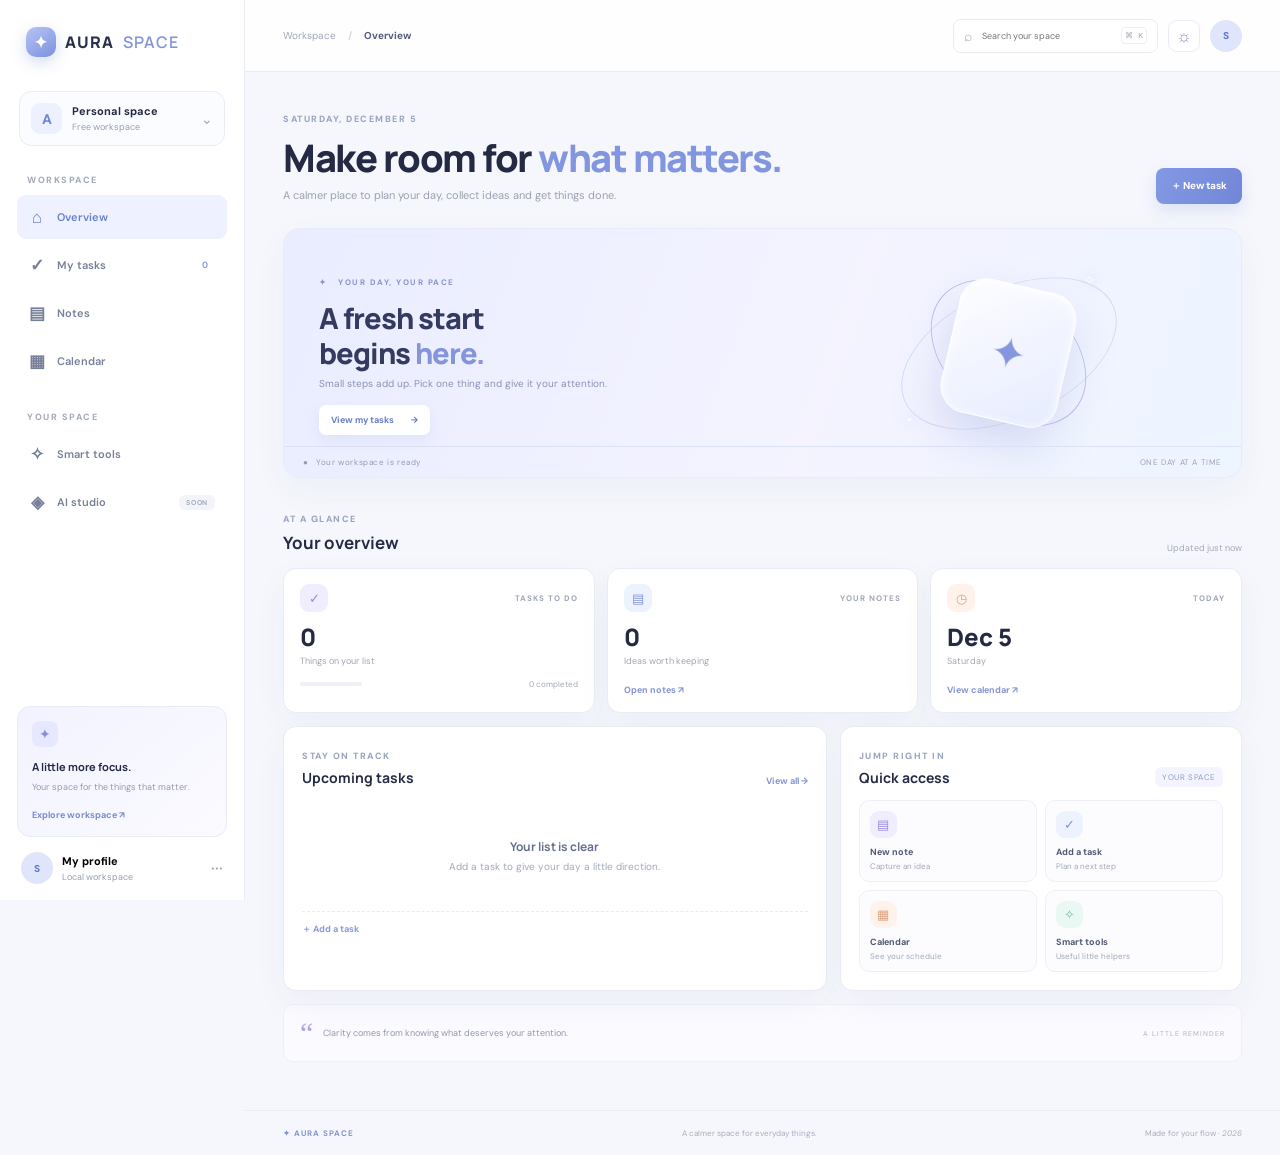
<file: index.html>
<!doctype html>
<html lang="en">
<head>
  <meta charset="utf-8">
  <meta name="viewport" content="width=device-width, initial-scale=1">
  <meta name="theme-color" content="#09090f">
  <meta name="description" content="TOOLNEX — useful PDF, image and text tools in one place.">
  <title>TOOLNEX — One Platform. Hundreds of Tools.</title>
  <meta http-equiv="refresh" content="0; url=/frontend/">
  <script>window.location.replace("/frontend/");</script>
</head>
<body style="margin:0;background:#09090f;color:#f5f4fb;font:16px system-ui;display:grid;min-height:100vh;place-items:center">
  <p>Opening TOOLNEX… <a href="/frontend/" style="color:#c4b5fd">Tap here if you are not redirected.</a></p>
</body>
</html>
</file>
<file: frontend/style.css>
:root{--bg:#f5f7fc;--card:#fff;--ink:#242a43;--muted:#969db1;--line:#e9ecf4;--blue:#7e92df;--shadow:0 12px 35px #35446d0b;--side:245px}*{box-sizing:border-box}body{margin:0;background:var(--bg);color:var(--ink);font:14px "DM Sans",sans-serif}button,input,textarea{font:inherit}button{cursor:pointer}.shell{min-height:100vh}.sidebar{position:fixed;inset:0 auto 0 0;width:var(--side);padding:27px 17px 16px;background:#ffffffed;border-right:1px solid var(--line);display:flex;flex-direction:column;z-index:10;backdrop-filter:blur(15px)}.brand{text-decoration:none;color:#29304b;font:800 16px Manrope;letter-spacing:1px;display:flex;align-items:center;gap:9px;padding:0 9px}.brand i{font-style:normal;color:#8294d9;font-weight:600}.brandmark{display:grid;place-items:center;width:30px;height:30px;border-radius:10px;background:linear-gradient(145deg,#b6c4f4,#7c91df);color:white;box-shadow:0 5px 15px #8295df55}.workspace{margin:34px 2px 28px;padding:11px;border:1px solid var(--line);border-radius:12px;display:flex;align-items:center;gap:10px;background:#fbfcff}.workmark{width:31px;height:31px;border-radius:9px;background:#edf0ff;color:#7287d4;display:grid;place-items:center;font-weight:800}.workspace b,.profile b{display:block;font-size:11px}.workspace small,.profile small{display:block;color:var(--muted);font-size:9px;margin-top:3px}.chev{margin-left:auto;color:#a1a8b9}.navlabel{padding:0 10px 9px;font-size:9px;letter-spacing:1.5px;color:#a5aabd;font-weight:800}.navlabel.second{margin-top:28px}.sidebar nav{display:grid;gap:4px}.nav{border:0;background:none;text-align:left;border-radius:9px;padding:11px 12px;color:#778098;font-size:11px;font-weight:600;display:flex;align-items:center;gap:12px}.nav>span{font-size:17px;width:16px;text-align:center}.nav:hover,.nav.active{background:#eef1ff;color:#687fce}.nav em{font-style:normal;margin-left:auto;font-size:9px;background:white;padding:3px 7px;border-radius:6px;color:#8292d3}.nav .soon{font-size:7px;letter-spacing:.7px;color:#9ca4b8;background:#f2f4f9}.side-bottom{margin-top:auto}.side-card{padding:14px;border:1px solid #e9eafa;border-radius:13px;background:linear-gradient(140deg,#f2f3ff,#fbfaff)}.side-card>span{display:grid;place-items:center;width:26px;height:26px;border-radius:8px;background:#e5e8ff;color:#8990d4;margin-bottom:10px}.side-card b{font:700 11px Manrope}.side-card p{font-size:9px;color:#969bb0;line-height:1.5;margin:6px 0 10px}.side-card button{border:0;background:none;color:#788bd1;font-size:9px;font-weight:700;padding:0}.profile{display:flex;align-items:center;gap:9px;width:100%;padding:15px 4px 0;border:0;background:none;text-align:left}.avatar{width:30px;height:30px;border-radius:50%;display:grid;place-items:center;background:#dfe5fb;color:#6177c7;font-weight:800}.profile i{margin-left:auto;font-size:19px;color:#a0a6b7;font-style:normal}.main{margin-left:var(--side);min-height:100vh;display:flex;flex-direction:column}.topbar{height:72px;position:sticky;top:0;z-index:8;background:#ffffffd9;backdrop-filter:blur(15px);border-bottom:1px solid var(--line);display:flex;align-items:center;justify-content:space-between;padding:0 38px}.crumb{font-size:10px;color:#a1a7b8}.crumb b{padding:0 9px;color:#d1d5df}.crumb strong{color:#535c79}.topright{display:flex;align-items:center;gap:10px}.search{height:34px;width:205px;display:flex;align-items:center;gap:8px;padding:0 10px;border:1px solid var(--line);border-radius:8px;background:white;color:#a2a9ba}.search input{width:100%;min-width:0;border:0;outline:0;font-size:9px}.search kbd{font-size:8px;white-space:nowrap;border:1px solid #edf0f5;border-radius:4px;padding:3px}.theme,.avatar,.menu{width:32px;height:32px;border:1px solid var(--line);border-radius:9px;background:white;color:#8892ac}.theme{font-size:17px}.avatar{border:0;border-radius:50%;background:#dfe5fb;color:#6177c7;font-size:10px;font-weight:800}.menu{display:none}.content{width:min(1200px,100%);margin:auto;padding:36px 38px 48px;flex:1}.view{display:none;animation:appear .25s ease}.view.active{display:block}@keyframes appear{from{opacity:0;transform:translateY(5px)}to{opacity:1;transform:none}}.welcome,.pagehead{display:flex;align-items:flex-end;justify-content:space-between;gap:15px;margin-bottom:24px}.eyebrow{font-size:9px;letter-spacing:1.5px;font-weight:800;color:#9ba4c1}.welcome h1,.pagehead h1{font:800 clamp(27px,3.4vw,38px)/1.2 Manrope;letter-spacing:-1.5px;margin:9px 0 6px}.welcome h1 span,.pagehead h1 span,.ai-panel h1 span{color:#8295df}.welcome p,.pagehead p{font-size:11px;color:#9ba1b3;margin:0;line-height:1.6}.primary{border:0;border-radius:8px;background:linear-gradient(110deg,#8499e4,#7186d7);color:white;padding:11px 15px;font-size:10px;font-weight:700;box-shadow:0 7px 16px #8295df35}.primary:hover{filter:brightness(1.04);transform:translateY(-1px)}.hero{height:250px;border:1px solid #e8ebfb;border-radius:17px;background:linear-gradient(110deg,#e9edff,#f4f3ff 57%,#edf5ff);position:relative;overflow:hidden;padding:30px 35px;display:flex;align-items:center;box-shadow:var(--shadow)}.hero-text{position:relative;z-index:2}.hero-text>small{font-size:8px;letter-spacing:1.5px;font-weight:800;color:#8997d1}.hero h2{font:800 29px/1.18 Manrope;letter-spacing:-1px;color:#343b60;margin:12px 0 7px}.hero h2 i{font-style:normal;color:#8495db}.hero p{font-size:10px;color:#8b94b3;margin:0 0 15px}.hero-btn{border:0;background:white;color:#687dc9;border-radius:7px;padding:9px 12px;font-size:9px;font-weight:700;box-shadow:0 5px 13px #697db21a}.hero-btn b{margin-left:15px}.hero-art{position:absolute;right:12%;top:50%;transform:translateY(-50%);width:235px;height:225px;display:grid;place-items:center}.orbit{position:absolute;border:1px solid #b5c1ed88;border-radius:50%;transform:rotate(-25deg) scaleY(.56)}.o1{width:230px;height:230px}.o2{width:175px;height:175px;transform:rotate(40deg) scaleY(.7);border-color:#c2b9ed}.glass-orb{width:119px;height:137px;border:1px solid white;border-radius:27px;background:linear-gradient(145deg,#ffffffd9,#dfe6ff99);box-shadow:inset 0 2px 8px white,0 20px 45px #8999d54a;display:grid;place-items:center;color:#8496dd;font-size:44px;transform:rotate(13deg);backdrop-filter:blur(12px)}.spark{position:absolute;color:white;text-shadow:0 0 13px #8999d5}.s1{right:30px;top:30px}.s2{left:16px;bottom:30px;font-size:25px}.hero-foot{position:absolute;bottom:0;left:0;right:0;border-top:1px solid #dce2f5;padding:10px 19px;display:flex;justify-content:space-between;color:#9aa3bf;font-size:8px;letter-spacing:.6px}.hero-foot span:first-child{color:#8e9cba}.section-head,.panelhead{display:flex;align-items:end;justify-content:space-between}.section-head{margin:30px 0 14px}.section-head h2{font:700 17px Manrope;margin:5px 0 0}.section-head>small{font-size:9px;color:#a5aabb}.stats{display:grid;grid-template-columns:repeat(3,1fr);gap:12px}.stat,.panel{background:var(--card);border:1px solid var(--line);border-radius:13px;box-shadow:var(--shadow)}.stat{padding:15px 16px;min-height:132px}.stat>div:first-child{display:flex;align-items:center;justify-content:space-between}.stat>div:first-child small{font-size:8px;letter-spacing:1px;color:#a3a9b9;font-weight:800}.stat-icon,.qicon,.toolicon{display:grid;place-items:center;border-radius:9px}.stat-icon{width:28px;height:28px;font-size:13px}.lilac{background:#f0edff;color:#978bd9}.blue{background:#edf2ff;color:#8295dc}.peach{background:#fff2eb;color:#dda17c}.mint{background:#eaf8f3;color:#78b59e}.stat strong{display:block;font:800 24px Manrope;margin-top:8px}.stat p{font-size:9px;color:#a0a6b6;margin:2px 0 12px}.stat-foot{display:flex;align-items:center;justify-content:space-between;font-size:8px;color:#a2a8b8}.progress{width:62px;height:4px;background:#eff1f7;border-radius:5px;overflow:hidden}.progress i{display:block;height:100%;width:0;background:#8d9ee0}.link{border:0;background:none;color:#8495d4;font-size:9px;font-weight:700;padding:0}.columns{display:grid;grid-template-columns:1.15fr .85fr;gap:13px;margin-top:13px}.panel{padding:18px}.panelhead{margin-bottom:13px}.panelhead h3,.daypanel h3{font:700 14px Manrope;margin:5px 0 0}.pill{font-size:8px;letter-spacing:.6px;background:#f3f4ff;color:#919bd0;border-radius:6px;padding:5px 7px}.tasklist{display:grid}.taskrow{display:flex;align-items:center;gap:9px;padding:10px 0;border-bottom:1px solid #f0f1f6}.taskrow:last-child{border-bottom:0}.check{width:16px;height:16px;border:1px solid #c9cee0;border-radius:5px;background:white;color:white;font-size:9px;padding:0;flex:none}.taskrow.done .check{background:#899bdd;border-color:#899bdd}.taskrow.done .taskname{text-decoration:line-through;color:#adb3c1}.taskname{flex:1;font-size:10px;color:#58617c;font-weight:600;overflow-wrap:anywhere}.due{font-size:8px;color:#a5aaba;white-space:nowrap}.remove{border:0;background:none;color:#bbc0cc;font-size:15px;padding:2px}.addline{width:100%;border:0;border-top:1px dashed #e9ebf2;background:none;color:#8999d7;text-align:left;padding:11px 0 0;font-size:9px;font-weight:700}.quick{display:grid;grid-template-columns:1fr 1fr;gap:8px}.quick button{border:1px solid #eff0f6;background:#fcfcff;border-radius:10px;padding:10px;text-align:left;transition:.2s}.quick button:hover{transform:translateY(-2px);border-color:#dce2fb}.qicon{width:27px;height:27px;margin-bottom:8px;font-size:13px}.quick b{display:block;font-size:9px;color:#505875}.quick small{display:block;font-size:8px;color:#a3a9b8;margin-top:3px}.quote{display:flex;align-items:center;gap:10px;margin-top:13px;padding:11px 16px;background:#fafaff;border:1px solid #efeff9;border-radius:10px}.quote b{font:30px Georgia;color:#aaa2e5}.quote span{font-size:9px;color:#9298ad;flex:1}.quote small{font-size:7px;letter-spacing:1px;color:#b0b3c1}.pagehead{align-items:center;margin-bottom:25px}.pagehead h1{font-size:33px}.toolbar{display:flex;justify-content:space-between;align-items:center;margin-bottom:13px;font-size:9px;color:#a1a8b9}.toolbar>div{display:flex;gap:6px}.filter,.actions button{border:1px solid var(--line);border-radius:7px;background:white;color:#9299ad;padding:8px 11px;font-size:9px}.filter.active,.actions button.selected{background:#edf0ff;color:#6f83d1;border-color:#e0e5ff}.empty{padding:38px 15px;text-align:center;color:#a3a9ba;font-size:10px}.empty b{display:block;font:700 12px Manrope;color:#66708e;margin-bottom:5px}.notesearch{display:flex;align-items:center;gap:8px;border:1px solid var(--line);background:white;border-radius:8px;padding:8px 11px;width:230px;color:#a4abc0}.notesearch input{border:0;outline:0;width:100%;font-size:9px}.notesgrid{display:grid;grid-template-columns:repeat(3,1fr);gap:12px}.notecard{min-height:145px;padding:15px;background:white;border:1px solid var(--line);border-radius:12px;box-shadow:var(--shadow);cursor:pointer;display:flex;flex-direction:column}.notecard h3{font:700 12px Manrope;margin:0 0 8px;color:#4e5671}.notecard p{font-size:9px;line-height:1.6;color:#969caf;margin:0;white-space:pre-wrap;overflow:hidden;display:-webkit-box;-webkit-line-clamp:4;-webkit-box-orient:vertical}.notecard small{margin-top:auto;padding-top:12px;color:#aab0be;font-size:8px}.calendar-layout{display:grid;grid-template-columns:1.1fr .9fr;gap:13px}.calendar{padding:20px}.calhead{display:flex;justify-content:space-between;align-items:center;margin-bottom:18px}.calhead h3{font:700 13px Manrope;margin:0}.calhead button{width:27px;height:27px;border:1px solid var(--line);border-radius:7px;background:white;color:#8995b7;font-size:16px}.calgrid{display:grid;grid-template-columns:repeat(7,1fr);gap:4px}.calcell{height:39px;display:grid;place-items:center;border-radius:8px;font-size:9px;color:#7c859f;position:relative}.calcell.head{height:25px;font-size:8px;color:#abb1c0;font-weight:800}.calcell.day{border:0;background:none;cursor:pointer}.calcell.day:hover{background:#f4f5ff}.calcell.today,.calcell.selected{background:#edf0ff;color:#6f83d1;font-weight:800}.calcell.selected{outline:1px solid #8497df}.calcell.has:after{content:"";position:absolute;bottom:4px;width:4px;height:4px;border-radius:50%;background:#9c91dc}.daypanel h3{margin:8px 0 15px}.toolgrid{display:grid;grid-template-columns:1fr 1fr;gap:13px}.mini{padding:19px}.toolicon{width:32px;height:32px;font:700 12px Manrope;margin-bottom:14px}.mini h3{font:700 15px Manrope;margin:6px 0}.mini p{font-size:9px;line-height:1.6;color:#9ba1b3;margin:0 0 12px}.mini textarea{width:100%;min-height:83px;resize:vertical;border:1px solid var(--line);border-radius:8px;padding:10px;font-size:9px;outline:0}.mini textarea:focus{border-color:#cbd4fa}.mini>small:not(.eyebrow){display:block;color:#8e99b5;font-size:8px;margin:8px 0}.actions{display:flex;gap:6px;flex-wrap:wrap;margin-top:9px}.actions button{padding:7px 9px;font-size:8px}.timer{text-align:center;font:800 43px Manrope;color:#7b8fdc;padding:10px}.timerstart{flex:1;background:#edf0ff!important;color:#6f83d1!important}.planned-list{display:grid;gap:10px;margin-top:15px}.planned-list span{font-size:9px;color:#7e879f;border-bottom:1px solid #f0f1f6;padding-bottom:8px}.planned-list i{float:right;color:#a8adbb;font-style:normal;font-size:8px}.ai-panel{max-width:600px;margin:45px auto;text-align:center;padding:45px 30px;background:linear-gradient(145deg,#fff,#f4f5ff)}.ai-orb{width:65px;height:65px;border-radius:22px;background:linear-gradient(145deg,#dfe5ff,#f0eaff);display:grid;place-items:center;margin:0 auto 20px;color:#8193dc;font-size:27px}.ai-panel h1{font:800 27px Manrope;margin:10px 0}.ai-panel p{max-width:400px;margin:0 auto 20px;color:#9299ad;font-size:10px;line-height:1.8}.secondary{border:1px solid var(--line);border-radius:8px;background:white;color:#7d88ac;padding:9px 12px;font-size:9px;font-weight:700}.main footer{padding:17px 38px;border-top:1px solid var(--line);display:flex;justify-content:space-between;color:#a8adbc;font-size:8px}.main footer b{color:#8493cf;letter-spacing:1px}.backdrop{position:fixed;inset:0;z-index:30;background:#29304c55;backdrop-filter:blur(5px);display:grid;place-items:center;padding:16px}.backdrop[hidden]{display:none}.modal{width:min(420px,100%);background:white;border-radius:16px;padding:22px;box-shadow:0 25px 80px #27315a33}.modalhead{display:flex;justify-content:space-between;margin-bottom:18px}.modalhead h2{font:800 19px Manrope;margin:5px 0}.modalhead>button{width:28px;height:28px;border:0;border-radius:7px;background:#f3f4f9;color:#858da4;font-size:18px}.modal form{display:grid;gap:13px}.modal form[hidden]{display:none}.modal label{display:grid;gap:6px;font-size:9px;color:#7f879e;font-weight:700}.modal input,.modal textarea{width:100%;border:1px solid var(--line);border-radius:8px;padding:10px;font-size:10px;outline:0}.modalactions{display:flex;justify-content:flex-end;gap:8px}.toast{position:fixed;bottom:20px;left:50%;transform:translate(-50%,12px);opacity:0;z-index:40;background:#303956;color:white;border-radius:8px;padding:10px 15px;font-size:9px;pointer-events:none;transition:.2s}.toast.show{opacity:1;transform:translate(-50%,0)}body.dark{--bg:#171b2a;--card:#242a3e;--ink:#edf0fb;--line:#373e56;--shadow:0 12px 35px #0002}body.dark .sidebar,body.dark .topbar{background:#20263a}body.dark .brand,body.dark .welcome h1,body.dark .pagehead h1,body.dark .stat strong,body.dark .panelhead h3,body.dark .section-head h2,body.dark .notecard h3,body.dark .daypanel h3{color:#edf0fb}body.dark .workspace,body.dark .search,body.dark .theme,body.dark .avatar,body.dark .stat,body.dark .panel,body.dark .notecard,body.dark .quick button,body.dark .modal,body.dark .filter,body.dark .actions button,body.dark .secondary{background:#252c42;color:#dce2f5}body.dark .hero{background:linear-gradient(110deg,#303858,#35334f)}body.dark .hero h2{color:#f0f1fb}body.dark .hero p,body.dark .welcome p,body.dark .pagehead p,body.dark .mini p,body.dark .notecard p{color:#aab1c8}body.dark .mini textarea,body.dark .modal input,body.dark .modal textarea{background:#1c2234;color:#edf0fb;border-color:#3b425a}body.dark .nav.active{background:#303956}body.dark .main footer{border-color:var(--line)}@media(max-width:1000px){:root{--side:220px}.content{padding-left:25px;padding-right:25px}.topbar{padding:0 25px}.hero-art{right:5%}}@media(max-width:760px){.sidebar{transform:translateX(-105%);transition:.25s;box-shadow:15px 0 45px #29345a20}.sidebar.open{transform:translateX(0)}.main{margin-left:0}.menu{display:block}.topbar{height:62px;padding:0 15px;gap:10px}.crumb{margin-right:auto}.search{width:34px;padding:0 8px}.search input,.search kbd{display:none}.search:focus-within{width:160px}.search:focus-within input{display:block}.content{padding:26px 16px 35px}.main footer{padding:15px 16px}.columns,.calendar-layout{grid-template-columns:1fr}.notesgrid{grid-template-columns:repeat(2,1fr)}}@media(max-width:520px){.welcome{align-items:flex-start}.welcome h1{font-size:28px}.welcome .primary{white-space:nowrap;margin-top:20px;padding:10px}.hero{height:245px;padding:25px 20px}.hero-text{max-width:240px}.hero-art{right:-95px;opacity:.35}.hero h2{font-size:26px}.stats{grid-template-columns:1fr 1fr;gap:8px}.stat{padding:12px;min-height:125px}.stat:last-child{grid-column:span 2}.columns,.toolgrid{grid-template-columns:1fr}.pagehead{align-items:flex-start}.pagehead h1{font-size:29px}.pagehead .primary{margin-top:20px;white-space:nowrap;padding:10px}.notesgrid{grid-template-columns:1fr}.quote small{display:none}.calcell{height:35px}.main footer span:nth-child(2){display:none}.ai-panel{padding:32px 18px;margin:15px auto}}
</file>
